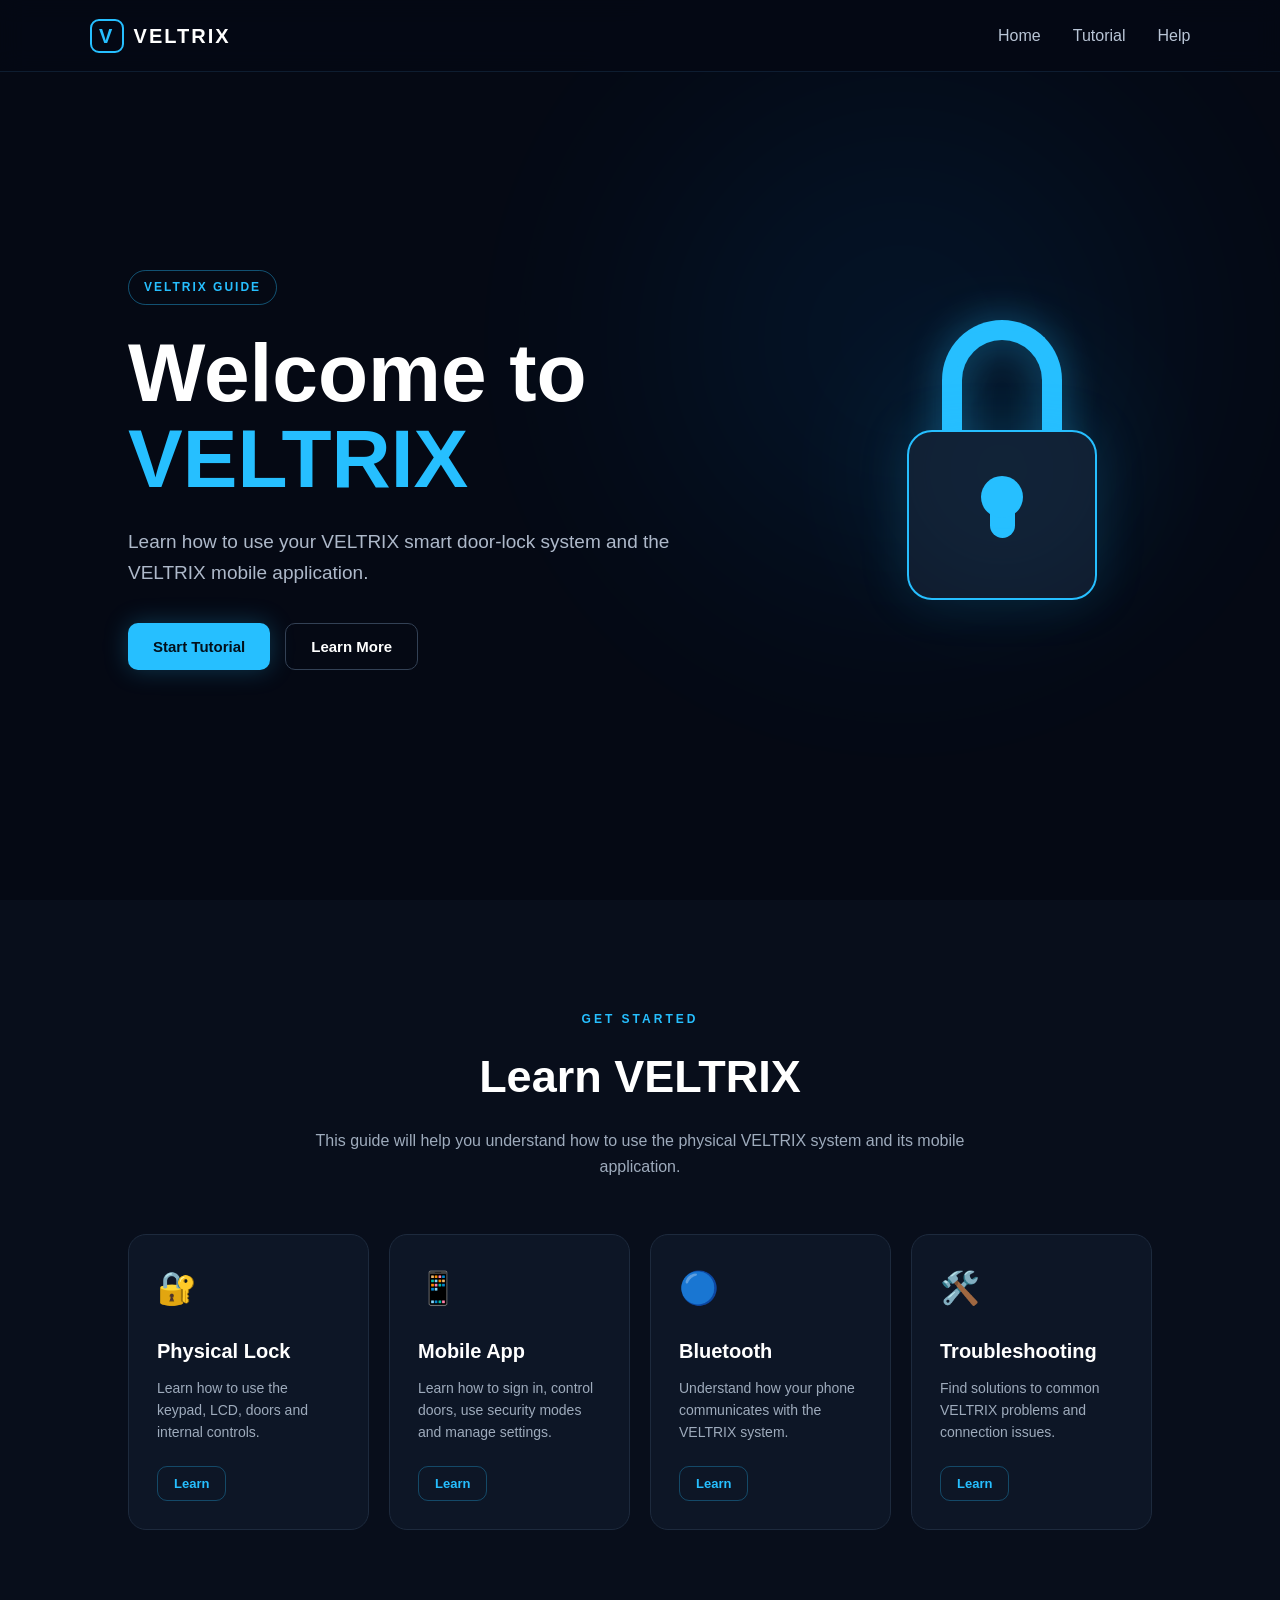
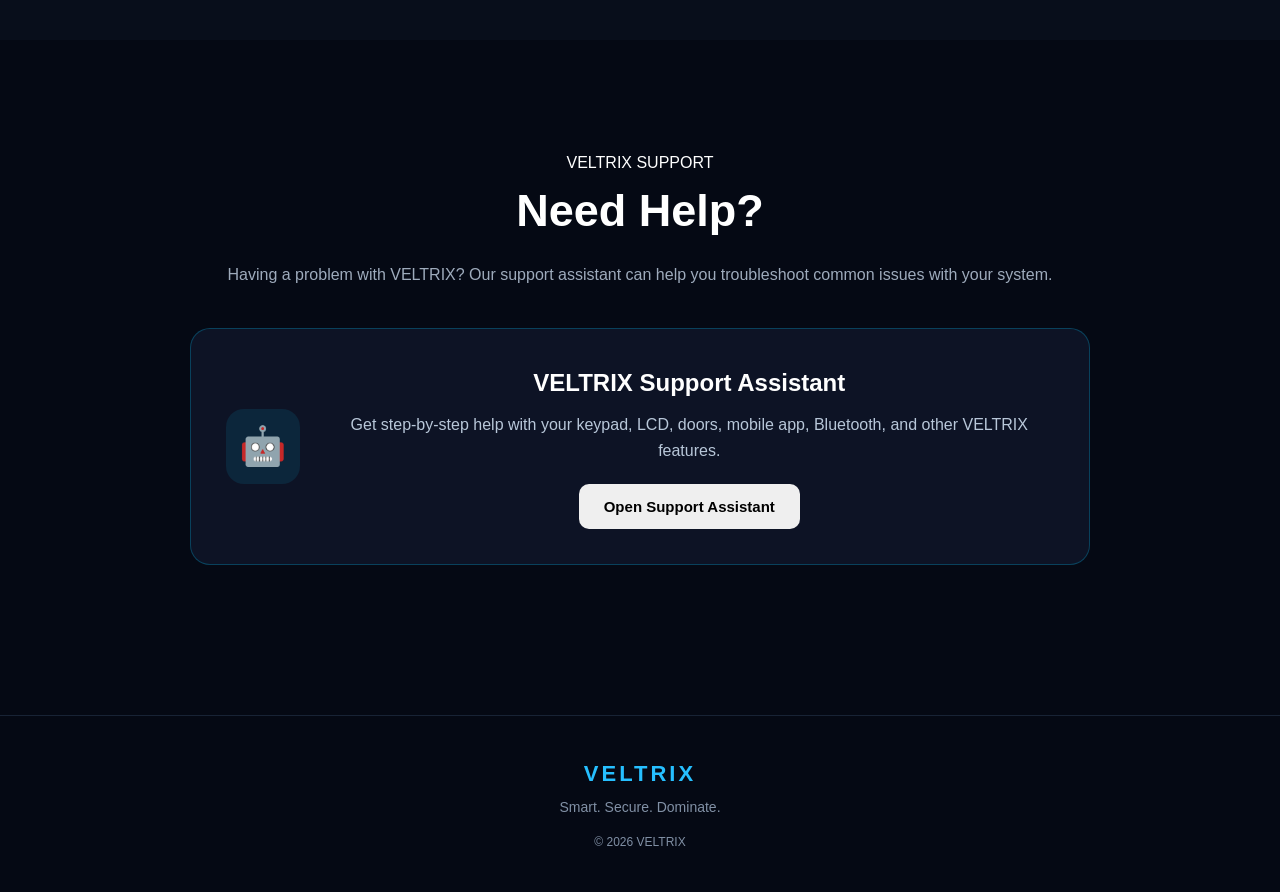
<file: index.html>
<!DOCTYPE html>
<html lang="en">
<head>
    <meta charset="UTF-8">
    <meta name="viewport" content="width=device-width, initial-scale=1.0">

    <title>VELTRIX GUIDE</title>

    <link rel="stylesheet" href="style.css">
</head>

<body>

    <!-- Navigation -->
    <nav class="navbar">

        <div class="logo">
            <span class="logo-mark">V</span>
            <span>VELTRIX</span>
        </div>

        <div class="nav-links">
            <a href="#home">Home</a>
            <a href="#tutorial">Tutorial</a>
            <a href="#help">Help</a>
        </div>

    </nav>


    <!-- Hero Section -->
    <main>

        <section id="home" class="hero">

            <div class="hero-content">

                <div class="badge">
                    VELTRIX GUIDE
                </div>

                <h1>
                    Welcome to
                    <span>VELTRIX</span>
                </h1>

                <p>
                    Learn how to use your VELTRIX smart door-lock
                    system and the VELTRIX mobile application.
                </p>

                <div class="hero-buttons">

                    <button id="startTutorial">
                        Start Tutorial
                    </button>

                    <button class="secondary-button" id="learnMore">
                        Learn More
                    </button>

                </div>

            </div>


            <!-- Lock Visual -->
            <div class="lock-container">

                <div class="lock-shackle"></div>

                <div class="lock-body">

                    <div class="lock-keyhole"></div>

                </div>

                <div class="lock-glow"></div>

            </div>

        </section>


        <!-- Tutorial Introduction -->
        <section id="tutorial" class="tutorial-section">

            <div class="section-label">
                GET STARTED
            </div>

            <h2>
                Learn VELTRIX
            </h2>

            <p>
                This guide will help you understand how to use
                the physical VELTRIX system and its mobile application.
            </p>


            <div class="tutorial-cards">

                <!-- Physical Lock -->
                <div class="tutorial-card">

                    <div class="card-icon">🔐</div>

                    <h3>Physical Lock</h3>

                    <p>
                        Learn how to use the keypad, LCD,
                        doors and internal controls.
                    </p>

                    <button
                        class="card-button"
                        data-topic="physical-lock">
                        Learn
                    </button>

                </div>


                <!-- Mobile App -->
                <div class="tutorial-card">

                    <div class="card-icon">📱</div>

                    <h3>Mobile App</h3>

                    <p>
                        Learn how to sign in, control doors,
                        use security modes and manage settings.
                    </p>

                    <button
                        class="card-button"
                        data-topic="mobile-app">
                        Learn
                    </button>

                </div>


                <!-- Bluetooth -->
                <div class="tutorial-card">

                    <div class="card-icon">🔵</div>

                    <h3>Bluetooth</h3>

                    <p>
                        Understand how your phone communicates
                        with the VELTRIX system.
                    </p>

                    <button
                        class="card-button"
                        data-topic="bluetooth">
                        Learn
                    </button>

                </div>


                <!-- Troubleshooting -->
                <div class="tutorial-card">

                    <div class="card-icon">🛠️</div>

                    <h3>Troubleshooting</h3>

                    <p>
                        Find solutions to common VELTRIX
                        problems and connection issues.
                    </p>

                    <button
                        class="card-button"
                        data-topic="troubleshooting">
                        Learn
                    </button>

                </div>

            </div>

        </section>


        <!-- Help Section -->
        <section id="help" class="help-section">

            <div class="section-heading">

                <span class="section-badge">
                    VELTRIX SUPPORT
                </span>

                <h2>
                    Need Help?
                </h2>

                <p>
                    Having a problem with VELTRIX? Our support assistant can help
                    you troubleshoot common issues with your system.
                </p>

            </div>


            <div class="support-container">

                <div class="support-icon">
                    🤖
                </div>

                <div class="support-content">

                    <h3>
                        VELTRIX Support Assistant
                    </h3>

                    <p>
                        Get step-by-step help with your keypad, LCD, doors,
                        mobile app, Bluetooth, and other VELTRIX features.
                    </p>

                    <button
                        id="open-support-btn"
                        class="primary-button">
                        Open Support Assistant
                    </button>

                </div>

            </div>


            <!-- Support Chat -->
            <div
                id="support-chat"
                class="support-chat hidden">

                <div class="chat-header">

                    <div>

                        <strong>
                            🤖 VELTRIX Support
                        </strong>

                        <span>
                            Local Support Assistant
                        </span>

                    </div>

                    <button
                        id="close-support-btn"
                        class="chat-close">
                        ✕
                    </button>

                </div>


                <div
                    id="chat-messages"
                    class="chat-messages">

                    <div class="bot-message">

                        <strong>
                            VELTRIX Support
                        </strong>

                        <p>
                            Hi! 👋 I'm the VELTRIX Support Assistant.
                            Tell me what problem you're facing and I'll
                            help you troubleshoot it step by step.
                        </p>

                    </div>


                    <div class="quick-help">

                        <p>
                            What do you need help with?
                        </p>

                        <button
                            class="quick-help-btn"
                            data-problem="door">
                            🔐 Door
                        </button>

                        <button
                            class="quick-help-btn"
                            data-problem="keypad">
                            🔢 Keypad
                        </button>

                        <button
                            class="quick-help-btn"
                            data-problem="lcd">
                            📺 LCD
                        </button>

                        <button
                            class="quick-help-btn"
                            data-problem="app">
                            📱 Mobile App
                        </button>

                        <button
                            class="quick-help-btn"
                            data-problem="bluetooth">
                            🔵 Bluetooth
                        </button>

                        <button
                            class="quick-help-btn"
                            data-problem="other">
                            🛠 Other Problem
                        </button>

                    </div>

                </div>


                <div class="chat-input-area">

                    <input
                        type="text"
                        id="support-input"
                        placeholder="Describe your problem..."
                        autocomplete="off">

                    <button
                        id="send-support-btn"
                        class="send-button">
                        ➤
                    </button>

                </div>


                <div class="chat-footer">

                    <button id="clear-chat-btn">
                        Clear Chat
                    </button>

                </div>

            </div>

        </section>

    </main>


    <!-- Footer -->
    <footer>

        <div class="footer-logo">
            VELTRIX
        </div>

        <p>
            Smart. Secure. Dominate.
        </p>

        <p class="copyright">
            © 2026 VELTRIX
        </p>

    </footer>


    <script src="script.js"></script>

</body>
</html>
</file>
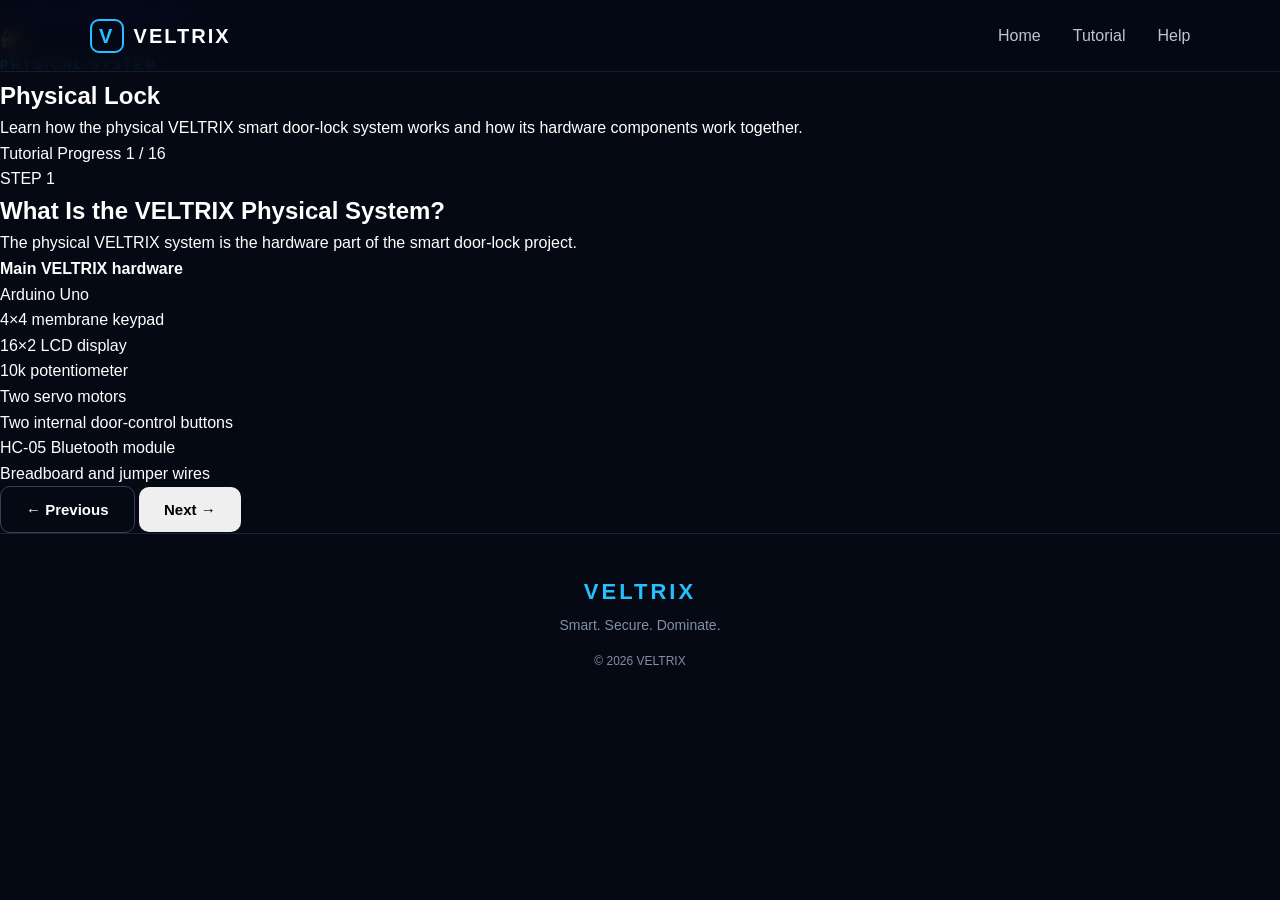
<file: tutorial.html>
<!DOCTYPE html>
<html lang="en">

<head>

    <meta charset="UTF-8">

    <meta
        name="viewport"
        content="width=device-width, initial-scale=1.0">

    <title>VELTRIX Tutorial</title>

    <link
        rel="stylesheet"
        href="style.css">

</head>


<body>

    <!-- Navigation -->

    <nav class="navbar">

        <div class="logo">

            <span class="logo-mark">
                V
            </span>

            <span>
                VELTRIX
            </span>

        </div>


        <div class="nav-links">

            <a href="index.html">
                Home
            </a>

            <a href="index.html#tutorial">
                Tutorial
            </a>

            <a href="index.html#help">
                Help
            </a>

        </div>

    </nav>



    <!-- Tutorial Page -->

    <main>

        <section class="tutorial-viewer">


            <!-- Back Button -->

            <div class="tutorial-top">

                <a
                    href="index.html#tutorial"
                    class="tutorial-back">

                    ← Back to VELTRIX Guide

                </a>

            </div>



            <!-- Tutorial Header -->

            <div class="tutorial-viewer-header">

                <div
                    id="tutorial-icon"
                    class="tutorial-viewer-icon">

                    🔐

                </div>


                <div>

                    <span
                        id="tutorial-category"
                        class="section-label">

                        VELTRIX TUTORIAL

                    </span>


                    <h1 id="tutorial-title">
                        Physical Lock
                    </h1>


                    <p id="tutorial-description">

                        Learn how to use the physical VELTRIX
                        smart door-lock system.

                    </p>

                </div>

            </div>



            <!-- Progress -->

            <div class="tutorial-progress-container">

                <div class="tutorial-progress-top">

                    <span>
                        Tutorial Progress
                    </span>

                    <span id="progress-text">
                        1 / 4
                    </span>

                </div>


                <div class="tutorial-progress-bar">

                    <div
                        id="progress-fill"
                        class="tutorial-progress-fill">
                    </div>

                </div>

            </div>



            <!-- Tutorial Content -->

            <section
                id="tutorial-content"
                class="tutorial-content">

            </section>



            <!-- Navigation -->

            <div class="tutorial-navigation">

                <button
                    id="previous-button"
                    class="secondary-button">

                    ← Previous

                </button>


                <button
                    id="next-button"
                    class="primary-button">

                    Next →

                </button>

            </div>


        </section>

    </main>



    <!-- Footer -->

    <footer>

        <div class="footer-logo">
            VELTRIX
        </div>

        <p>
            Smart. Secure. Dominate.
        </p>

        <p class="copyright">
            © 2026 VELTRIX
        </p>

    </footer>



    <script src="tutorial.js"></script>

</body>

</html>
</file>
<file: style.css>
/* =========================
   VELTRIX GUIDE
   Main Styles
========================= */

* {
    margin: 0;
    padding: 0;
    box-sizing: border-box;
}

html {
    scroll-behavior: smooth;
}

body {
    font-family: Arial, Helvetica, sans-serif;
    background: #050914;
    color: white;
    line-height: 1.6;
}


/* =========================
   NAVIGATION
========================= */

.navbar {
    position: fixed;
    top: 0;
    left: 0;

    width: 100%;
    height: 72px;

    display: flex;
    align-items: center;
    justify-content: space-between;

    padding: 0 7%;

    background: rgba(5, 9, 20, 0.85);
    backdrop-filter: blur(12px);

    border-bottom: 1px solid rgba(80, 180, 255, 0.12);

    z-index: 1000;
}

.logo {
    display: flex;
    align-items: center;
    gap: 10px;

    font-size: 20px;
    font-weight: 800;
    letter-spacing: 2px;
}

.logo-mark {
    width: 34px;
    height: 34px;

    display: flex;
    align-items: center;
    justify-content: center;

    border: 2px solid #26bfff;
    border-radius: 9px;

    color: #26bfff;
}

.nav-links {
    display: flex;
    gap: 32px;
}

.nav-links a {
    color: #b9c5d6;
    text-decoration: none;

    transition: 0.3s;
}

.nav-links a:hover {
    color: #26bfff;
}


/* =========================
   HERO
========================= */

.hero {
    min-height: 100vh;

    display: flex;
    align-items: center;
    justify-content: space-between;

    padding: 120px 10% 80px;

    position: relative;
    overflow: hidden;
}

.hero::before {
    content: "";

    position: absolute;

    width: 500px;
    height: 500px;

    background: #008cff;

    opacity: 0.08;

    filter: blur(120px);

    border-radius: 50%;

    top: 10%;
    right: 10%;
}

.hero-content {
    max-width: 650px;

    position: relative;
    z-index: 2;
}

.badge {
    display: inline-block;

    padding: 7px 15px;

    border: 1px solid rgba(38, 191, 255, 0.4);

    border-radius: 30px;

    color: #26bfff;

    font-size: 12px;
    font-weight: bold;

    letter-spacing: 2px;

    margin-bottom: 25px;
}

.hero h1 {
    font-size: clamp(48px, 7vw, 82px);

    line-height: 1.05;

    margin-bottom: 25px;
}

.hero h1 span {
    display: block;

    color: #26bfff;
}

.hero p {
    max-width: 570px;

    color: #aeb9ca;

    font-size: 19px;

    margin-bottom: 35px;
}


/* =========================
   BUTTONS
========================= */

.hero-buttons {
    display: flex;
    gap: 15px;
}

button {
    border: none;
    cursor: pointer;

    font-size: 15px;
    font-weight: bold;

    padding: 14px 25px;

    border-radius: 10px;

    transition: 0.3s;
}

#startTutorial {
    background: #26bfff;
    color: #03101b;

    box-shadow: 0 0 25px rgba(38, 191, 255, 0.25);
}

#startTutorial:hover {
    transform: translateY(-3px);

    box-shadow:
        0 8px 30px rgba(38, 191, 255, 0.35);
}

.secondary-button {
    background: transparent;

    color: white;

    border: 1px solid #334155;
}

.secondary-button:hover {
    border-color: #26bfff;
    color: #26bfff;
}


/* =========================
   LOCK VISUAL
========================= */

.lock-container {
    width: 300px;
    height: 350px;

    position: relative;

    display: flex;
    justify-content: center;
    align-items: center;
}

.lock-shackle {
    position: absolute;

    width: 120px;
    height: 145px;

    border: 20px solid #26bfff;
    border-bottom: none;

    border-radius: 70px 70px 0 0;

    top: 25px;

    filter: drop-shadow(0 0 18px rgba(38, 191, 255, 0.4));
}

.lock-body {
    position: absolute;

    width: 190px;
    height: 170px;

    background: #101a2c;

    border: 2px solid #26bfff;

    border-radius: 25px;

    top: 135px;

    display: flex;
    justify-content: center;
    align-items: center;

    box-shadow:
        0 0 50px rgba(38, 191, 255, 0.15);
}

.lock-keyhole {
    width: 25px;
    height: 45px;

    background: #26bfff;

    border-radius: 15px;

    position: relative;
}

.lock-keyhole::before {
    content: "";

    position: absolute;

    width: 42px;
    height: 42px;

    background: #26bfff;

    border-radius: 50%;

    left: 50%;
    top: -17px;

    transform: translateX(-50%);
}

.lock-glow {
    position: absolute;

    width: 280px;
    height: 280px;

    border-radius: 50%;

    background: #26bfff;

    opacity: 0.05;

    filter: blur(50px);
}


/* =========================
   TUTORIAL SECTION
========================= */

.tutorial-section {
    padding: 110px 10%;

    background: #080e1b;

    text-align: center;
}

.section-label {
    color: #26bfff;

    font-size: 12px;
    font-weight: bold;

    letter-spacing: 3px;

    margin-bottom: 12px;
}

.tutorial-section h2,
.help-section h2 {
    font-size: 45px;

    margin-bottom: 15px;
}

.tutorial-section > p {
    max-width: 650px;

    margin: 0 auto 55px;

    color: #9eabbc;
}


/* =========================
   CARDS
========================= */

.tutorial-cards {
    display: grid;

    grid-template-columns:
        repeat(4, 1fr);

    gap: 20px;

    text-align: left;
}

.tutorial-card {
    padding: 28px;

    background: #0d1626;

    border: 1px solid #1d2a3d;

    border-radius: 18px;

    transition: 0.3s;
}

.tutorial-card:hover {
    transform: translateY(-7px);

    border-color: rgba(38, 191, 255, 0.5);

    box-shadow:
        0 15px 35px rgba(0, 0, 0, 0.25);
}

.card-icon {
    font-size: 32px;

    margin-bottom: 20px;
}

.tutorial-card h3 {
    font-size: 20px;

    margin-bottom: 10px;
}

.tutorial-card p {
    color: #9eabbc;

    font-size: 14px;

    margin-bottom: 22px;
}

.card-button {
    background: transparent;

    color: #26bfff;

    border: 1px solid rgba(38, 191, 255, 0.3);

    padding: 9px 16px;

    font-size: 13px;
}

.card-button:hover {
    background: #26bfff;
    color: #03101b;
}


/* =========================
   HELP
========================= */

.help-section {
    padding: 110px 10%;

    text-align: center;
}

.help-section p {
    color: #9eabbc;
}


/* =========================
   FOOTER
========================= */

footer {
    padding: 40px 10%;

    text-align: center;

    border-top: 1px solid #182335;

    color: #8190a5;
}

.footer-logo {
    color: #26bfff;

    font-size: 22px;
    font-weight: bold;

    letter-spacing: 3px;

    margin-bottom: 5px;
}

footer p {
    font-size: 14px;
}

.copyright {
    margin-top: 15px;

    font-size: 12px;
}


/* =========================
   RESPONSIVE
========================= */

@media (max-width: 900px) {

    .hero {
        flex-direction: column;

        text-align: center;

        padding-top: 140px;
    }

    .hero p {
        margin-left: auto;
        margin-right: auto;
    }

    .hero-buttons {
        justify-content: center;
    }

    .tutorial-cards {
        grid-template-columns:
            repeat(2, 1fr);
    }

    .lock-container {
        margin-top: 60px;
    }

}


@media (max-width: 600px) {

    .navbar {
        padding: 0 5%;
    }

    .nav-links {
        display: none;
    }

    .hero {
        padding-left: 7%;
        padding-right: 7%;
    }

    .hero h1 {
        font-size: 48px;
    }

    .hero-buttons {
        flex-direction: column;
    }

    .tutorial-section,
    .help-section {
        padding-left: 7%;
        padding-right: 7%;
    }

    .tutorial-cards {
        grid-template-columns: 1fr;
    }

}
/* ================================
   VELTRIX SUPPORT ASSISTANT
   ================================ */

.support-container {
    max-width: 900px;
    margin: 40px auto;
    padding: 35px;
    display: flex;
    align-items: center;
    gap: 25px;
    background: rgba(15, 23, 42, 0.8);
    border: 1px solid rgba(0, 200, 255, 0.25);
    border-radius: 20px;
}

.support-icon {
    width: 75px;
    height: 75px;
    display: flex;
    align-items: center;
    justify-content: center;
    font-size: 38px;
    background: rgba(0, 200, 255, 0.1);
    border-radius: 18px;
}

.support-content h3 {
    margin-bottom: 10px;
    font-size: 24px;
}

.support-content p {
    margin-bottom: 20px;
    color: #b8c7d9;
    line-height: 1.6;
}

.support-chat {
    width: min(900px, 92%);
    height: 600px;
    margin: 30px auto;
    background: #08111f;
    border: 1px solid rgba(0, 200, 255, 0.3);
    border-radius: 20px;
    overflow: hidden;
    display: flex;
    flex-direction: column;
}

.support-chat.hidden {
    display: none;
}

.chat-header {
    padding: 18px 22px;
    display: flex;
    justify-content: space-between;
    align-items: center;
    background: #0d1b2e;
    border-bottom: 1px solid rgba(0, 200, 255, 0.2);
}

.chat-header strong {
    display: block;
    font-size: 17px;
}

.chat-header span {
    display: block;
    margin-top: 4px;
    font-size: 12px;
    color: #7f9bb5;
}

.chat-close {
    border: none;
    background: transparent;
    color: white;
    font-size: 20px;
    cursor: pointer;
}

.chat-messages {
    flex: 1;
    padding: 25px;
    overflow-y: auto;
}

.bot-message,
.user-message {
    max-width: 75%;
    padding: 14px 17px;
    margin-bottom: 15px;
    border-radius: 15px;
    line-height: 1.5;
}

.bot-message {
    background: #10243a;
    border: 1px solid rgba(0, 200, 255, 0.15);
}

.bot-message strong {
    color: #00c8ff;
}

.bot-message p {
    margin-top: 7px;
}

.user-message {
    margin-left: auto;
    background: #0077b6;
}

.user-message p {
    margin: 0;
}

.quick-help {
    margin-top: 20px;
}

.quick-help p {
    color: #9fb4c8;
    margin-bottom: 12px;
}

.quick-help-btn {
    border: 1px solid rgba(0, 200, 255, 0.3);
    background: #0d1b2e;
    color: white;
    padding: 10px 15px;
    margin: 4px;
    border-radius: 10px;
    cursor: pointer;
    transition: 0.2s;
}

.quick-help-btn:hover {
    border-color: #00c8ff;
    transform: translateY(-2px);
}

.chat-input-area {
    display: flex;
    padding: 15px;
    gap: 10px;
    background: #0d1b2e;
    border-top: 1px solid rgba(0, 200, 255, 0.2);
}

#support-input {
    flex: 1;
    padding: 13px 16px;
    border-radius: 10px;
    border: 1px solid #29445c;
    background: #08111f;
    color: white;
    outline: none;
    font-size: 14px;
}

#support-input:focus {
    border-color: #00c8ff;
}

.send-button {
    width: 48px;
    border: none;
    border-radius: 10px;
    background: #00a8e8;
    color: white;
    font-size: 18px;
    cursor: pointer;
}

.send-button:hover {
    background: #008ac0;
}

.chat-footer {
    padding: 8px 15px;
    text-align: right;
    background: #0d1b2e;
}

.chat-footer button {
    border: none;
    background: transparent;
    color: #7f9bb5;
    cursor: pointer;
    font-size: 12px;
}

.chat-footer button:hover {
    color: #00c8ff;
}

/* Mobile support chat */

@media (max-width: 600px) {

    .support-container {
        flex-direction: column;
        text-align: center;
        padding: 25px;
    }

    .support-chat {
        height: 550px;
    }

    .bot-message,
    .user-message {
        max-width: 90%;
    }

    .quick-help-btn {
        margin: 3px;
    }
}
</file>
